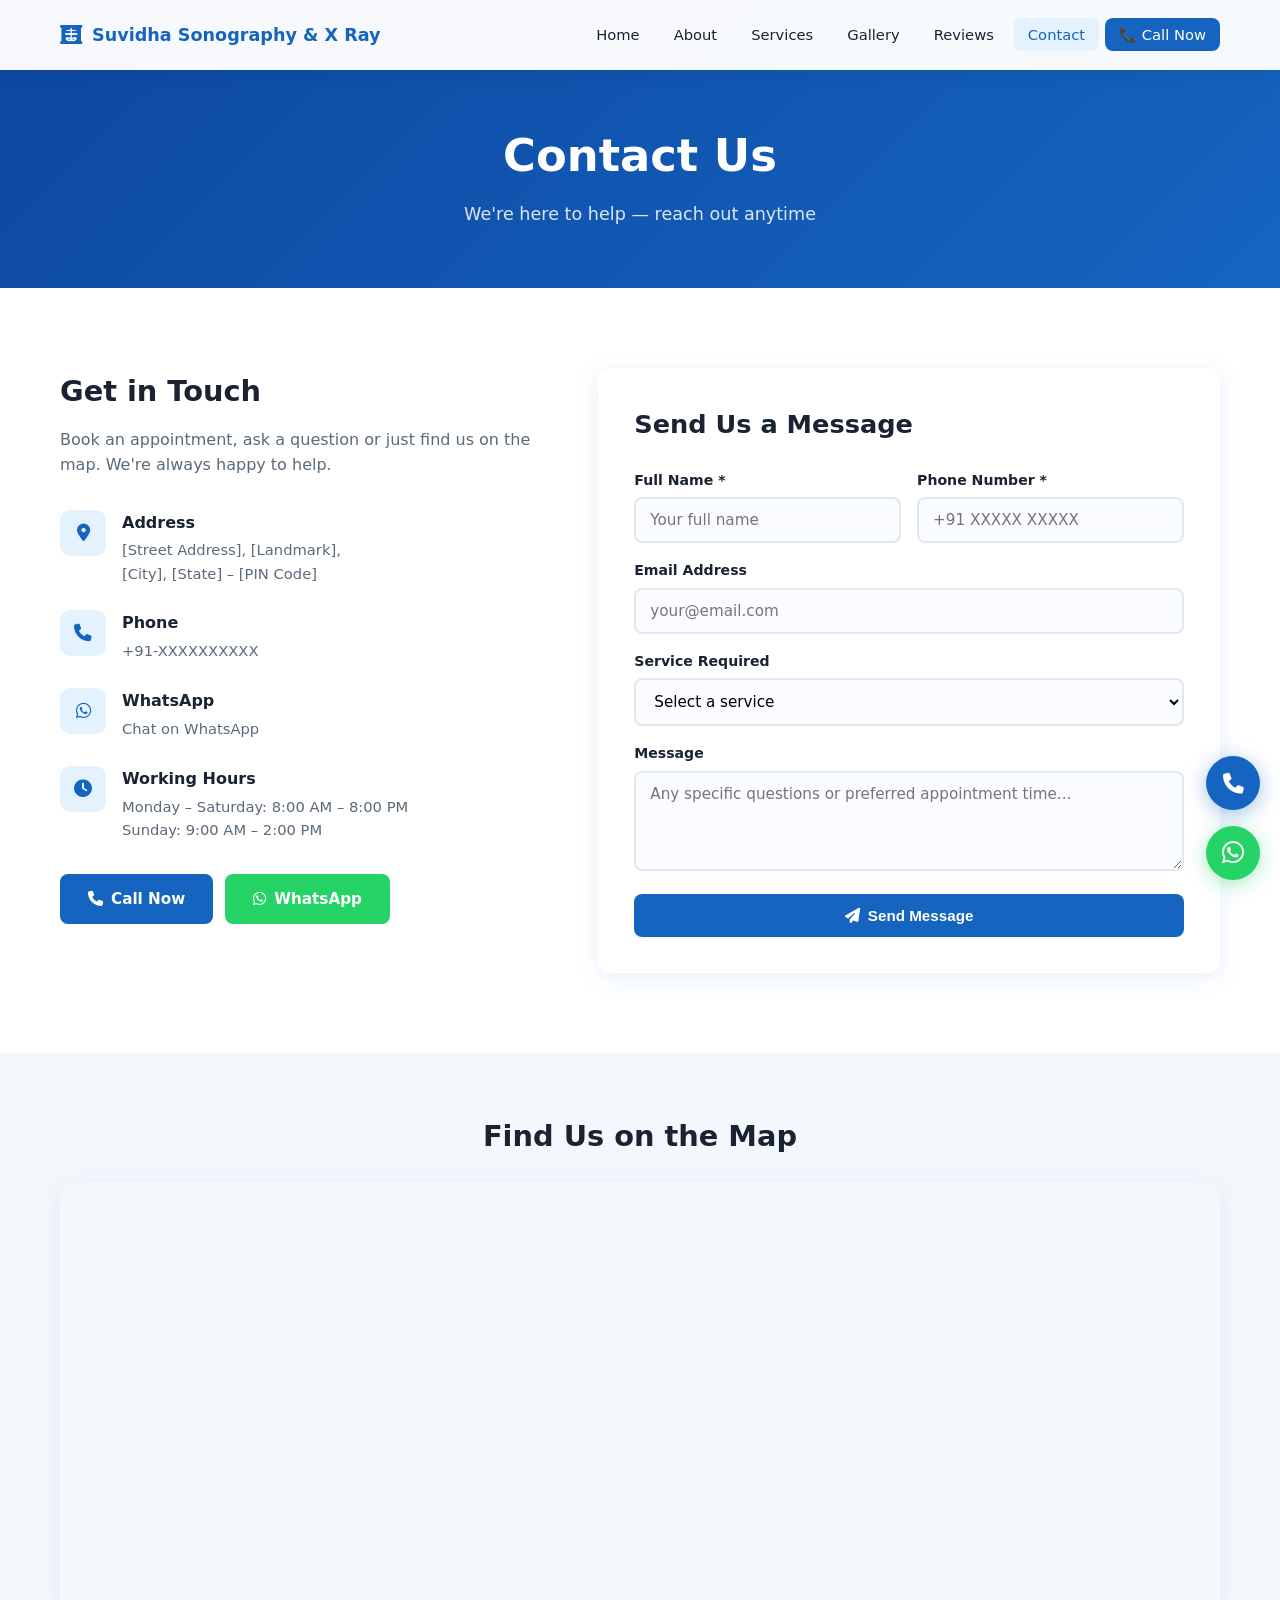
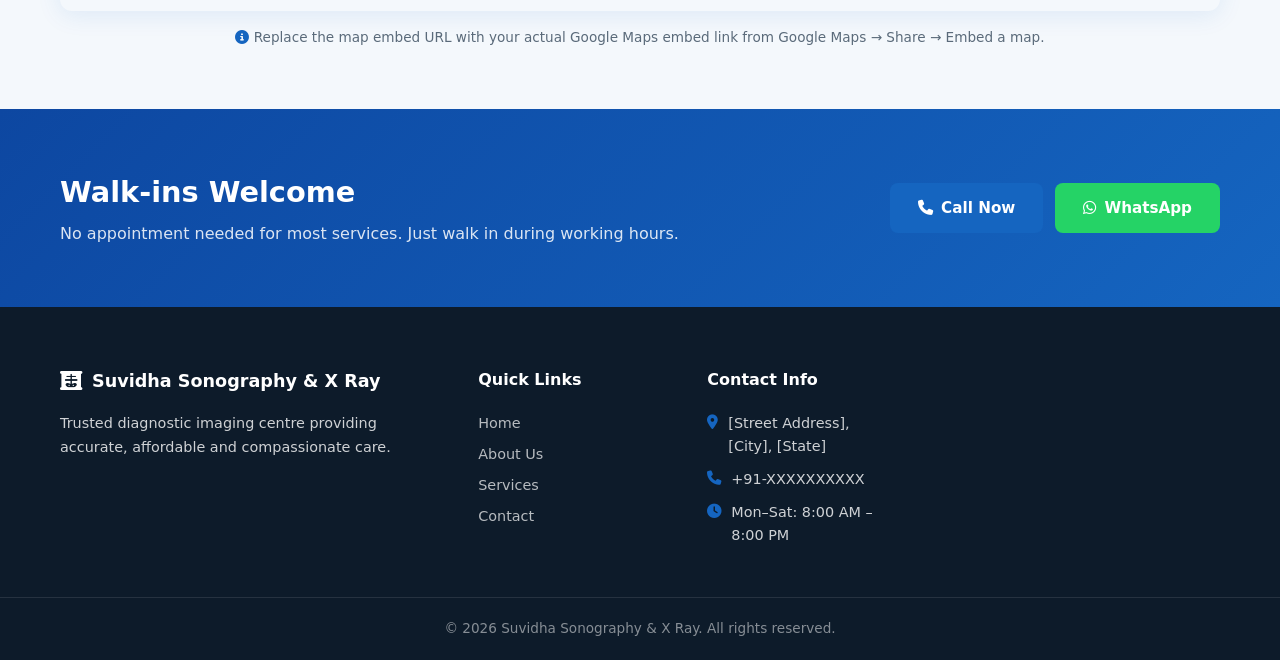
<file: contact.html>
<!DOCTYPE html>
<html lang="en">
<head>
  <meta charset="UTF-8" />
  <meta name="viewport" content="width=device-width, initial-scale=1.0" />
  <title>Contact Us | Suvidha Sonography & X Ray</title>
  <meta name="description" content="Contact Suvidha Sonography & X Ray for appointments, directions and enquiries. Call, WhatsApp or fill our contact form." />
  <link rel="stylesheet" href="css/style.css" />
  <link rel="stylesheet" href="https://cdnjs.cloudflare.com/ajax/libs/font-awesome/6.5.0/css/all.min.css" />
</head>
<body>

  <nav class="navbar" id="navbar">
    <div class="container nav-inner">
      <a href="index.html" class="logo"><i class="fas fa-x-ray"></i><span>Suvidha <strong>Sonography & X Ray</strong></span></a>
      <button class="nav-toggle" id="navToggle" aria-label="Toggle menu"><i class="fas fa-bars"></i></button>
      <ul class="nav-links" id="navLinks">
        <li><a href="index.html">Home</a></li>
        <li><a href="about.html">About</a></li>
        <li><a href="services.html">Services</a></li>
        <li><a href="gallery.html">Gallery</a></li>
        <li><a href="reviews.html">Reviews</a></li>
        <li><a href="contact.html" class="active">Contact</a></li>
        <li><a href="tel:+91XXXXXXXXXX" class="btn-nav">📞 Call Now</a></li>
      </ul>
    </div>
  </nav>

  <section class="page-hero">
    <div class="container">
      <h1>Contact Us</h1>
      <p>We're here to help — reach out anytime</p>
    </div>
  </section>

  <section class="section-pad">
    <div class="container contact-grid">

      <!-- CONTACT INFO -->
      <div class="contact-info">
        <h2>Get in Touch</h2>
        <p>Book an appointment, ask a question or just find us on the map. We're always happy to help.</p>

        <div class="contact-item">
          <div class="ci-icon"><i class="fas fa-map-marker-alt"></i></div>
          <div>
            <h4>Address</h4>
            <p>[Street Address], [Landmark],<br>[City], [State] – [PIN Code]</p>
          </div>
        </div>

        <div class="contact-item">
          <div class="ci-icon"><i class="fas fa-phone"></i></div>
          <div>
            <h4>Phone</h4>
            <a href="tel:+91XXXXXXXXXX">+91-XXXXXXXXXX</a>
          </div>
        </div>

        <div class="contact-item">
          <div class="ci-icon"><i class="fab fa-whatsapp"></i></div>
          <div>
            <h4>WhatsApp</h4>
            <a href="https://wa.me/91XXXXXXXXXX" target="_blank">Chat on WhatsApp</a>
          </div>
        </div>

        <div class="contact-item">
          <div class="ci-icon"><i class="fas fa-clock"></i></div>
          <div>
            <h4>Working Hours</h4>
            <p>Monday – Saturday: 8:00 AM – 8:00 PM<br>Sunday: 9:00 AM – 2:00 PM</p>
          </div>
        </div>

        <div class="contact-action-btns">
          <a href="tel:+91XXXXXXXXXX" class="btn btn-primary"><i class="fas fa-phone"></i> Call Now</a>
          <a href="https://wa.me/91XXXXXXXXXX" class="btn btn-whatsapp" target="_blank"><i class="fab fa-whatsapp"></i> WhatsApp</a>
        </div>
      </div>

      <!-- CONTACT FORM -->
      <div class="contact-form-wrap">
        <h2>Send Us a Message</h2>
        <form class="contact-form" id="contactForm" novalidate>
          <div class="form-row">
            <div class="form-group">
              <label for="name">Full Name *</label>
              <input type="text" id="name" name="name" placeholder="Your full name" required />
            </div>
            <div class="form-group">
              <label for="phone">Phone Number *</label>
              <input type="tel" id="phone" name="phone" placeholder="+91 XXXXX XXXXX" required />
            </div>
          </div>
          <div class="form-group">
            <label for="email">Email Address</label>
            <input type="email" id="email" name="email" placeholder="your@email.com" />
          </div>
          <div class="form-group">
            <label for="service">Service Required</label>
            <select id="service" name="service">
              <option value="">Select a service</option>
              <option>Obstetric Sonography</option>
              <option>Color Doppler</option>
              <option>Digital X-Ray</option>
              <option>Abdominal Sonography</option>
              <option>Gynaecological Sonography</option>
              <option>Musculoskeletal USG</option>
              <option>Thyroid Sonography</option>
              <option>Small Parts Sonography</option>
              <option>Other</option>
            </select>
          </div>
          <div class="form-group">
            <label for="message">Message</label>
            <textarea id="message" name="message" rows="4" placeholder="Any specific questions or preferred appointment time..."></textarea>
          </div>
          <button type="submit" class="btn btn-primary btn-full">
            <i class="fas fa-paper-plane"></i> Send Message
          </button>
          <div class="form-success" id="formSuccess" style="display:none;">
            <i class="fas fa-check-circle"></i> Thank you! We'll contact you shortly to confirm your appointment.
          </div>
        </form>
      </div>
    </div>
  </section>

  <!-- MAP -->
  <section class="map-section">
    <div class="container">
      <h2 class="map-title">Find Us on the Map</h2>
      <!-- Replace the src below with your actual Google Maps embed URL -->
      <div class="map-wrapper">
        <iframe
          src="https://www.google.com/maps/embed?pb=!1m18!1m12!1m3!1d3782.0!2d73.8567!3d18.5204!2m3!1f0!2f0!3f0!3m2!1i1024!2i768!4f13.1!3m3!1m2!1s0x0%3A0x0!2zMTjCsDMxJzEzLjQiTiA3M8KwNTEnMjQuMSJF!5e0!3m2!1sen!2sin!4v1234567890"
          width="100%"
          height="420"
          style="border:0;"
          allowfullscreen=""
          loading="lazy"
          referrerpolicy="no-referrer-when-downgrade"
          title="Suvidha Sonography & X Ray Location">
        </iframe>
      </div>
      <p class="map-note"><i class="fas fa-info-circle"></i> Replace the map embed URL with your actual Google Maps embed link from Google Maps → Share → Embed a map.</p>
    </div>
  </section>

  <section class="cta-section">
    <div class="container cta-inner">
      <div>
        <h2>Walk-ins Welcome</h2>
        <p>No appointment needed for most services. Just walk in during working hours.</p>
      </div>
      <div class="cta-btns">
        <a href="tel:+91XXXXXXXXXX" class="btn btn-primary"><i class="fas fa-phone"></i> Call Now</a>
        <a href="https://wa.me/91XXXXXXXXXX" class="btn btn-whatsapp" target="_blank"><i class="fab fa-whatsapp"></i> WhatsApp</a>
      </div>
    </div>
  </section>

  <footer class="footer">
    <div class="container footer-grid">
      <div class="footer-brand">
        <a href="index.html" class="logo"><i class="fas fa-x-ray"></i> Suvidha Sonography & X Ray</a>
        <p>Trusted diagnostic imaging centre providing accurate, affordable and compassionate care.</p>
      </div>
      <div class="footer-links">
        <h4>Quick Links</h4>
        <ul>
          <li><a href="index.html">Home</a></li>
          <li><a href="about.html">About Us</a></li>
          <li><a href="services.html">Services</a></li>
          <li><a href="contact.html">Contact</a></li>
        </ul>
      </div>
      <div class="footer-contact">
        <h4>Contact Info</h4>
        <p><i class="fas fa-map-marker-alt"></i> [Street Address], [City], [State]</p>
        <p><i class="fas fa-phone"></i> <a href="tel:+91XXXXXXXXXX">+91-XXXXXXXXXX</a></p>
        <p><i class="fas fa-clock"></i> Mon–Sat: 8:00 AM – 8:00 PM</p>
      </div>
    </div>
    <div class="footer-bottom"><p>© 2026 Suvidha Sonography & X Ray. All rights reserved.</p></div>
  </footer>

  <a href="tel:+91XXXXXXXXXX" class="sticky-call" aria-label="Call Now"><i class="fas fa-phone"></i></a>
  <a href="https://wa.me/91XXXXXXXXXX" class="whatsapp-float" target="_blank" aria-label="WhatsApp"><i class="fab fa-whatsapp"></i></a>
  <script src="js/main.js"></script>
</body>
</html>
</file>
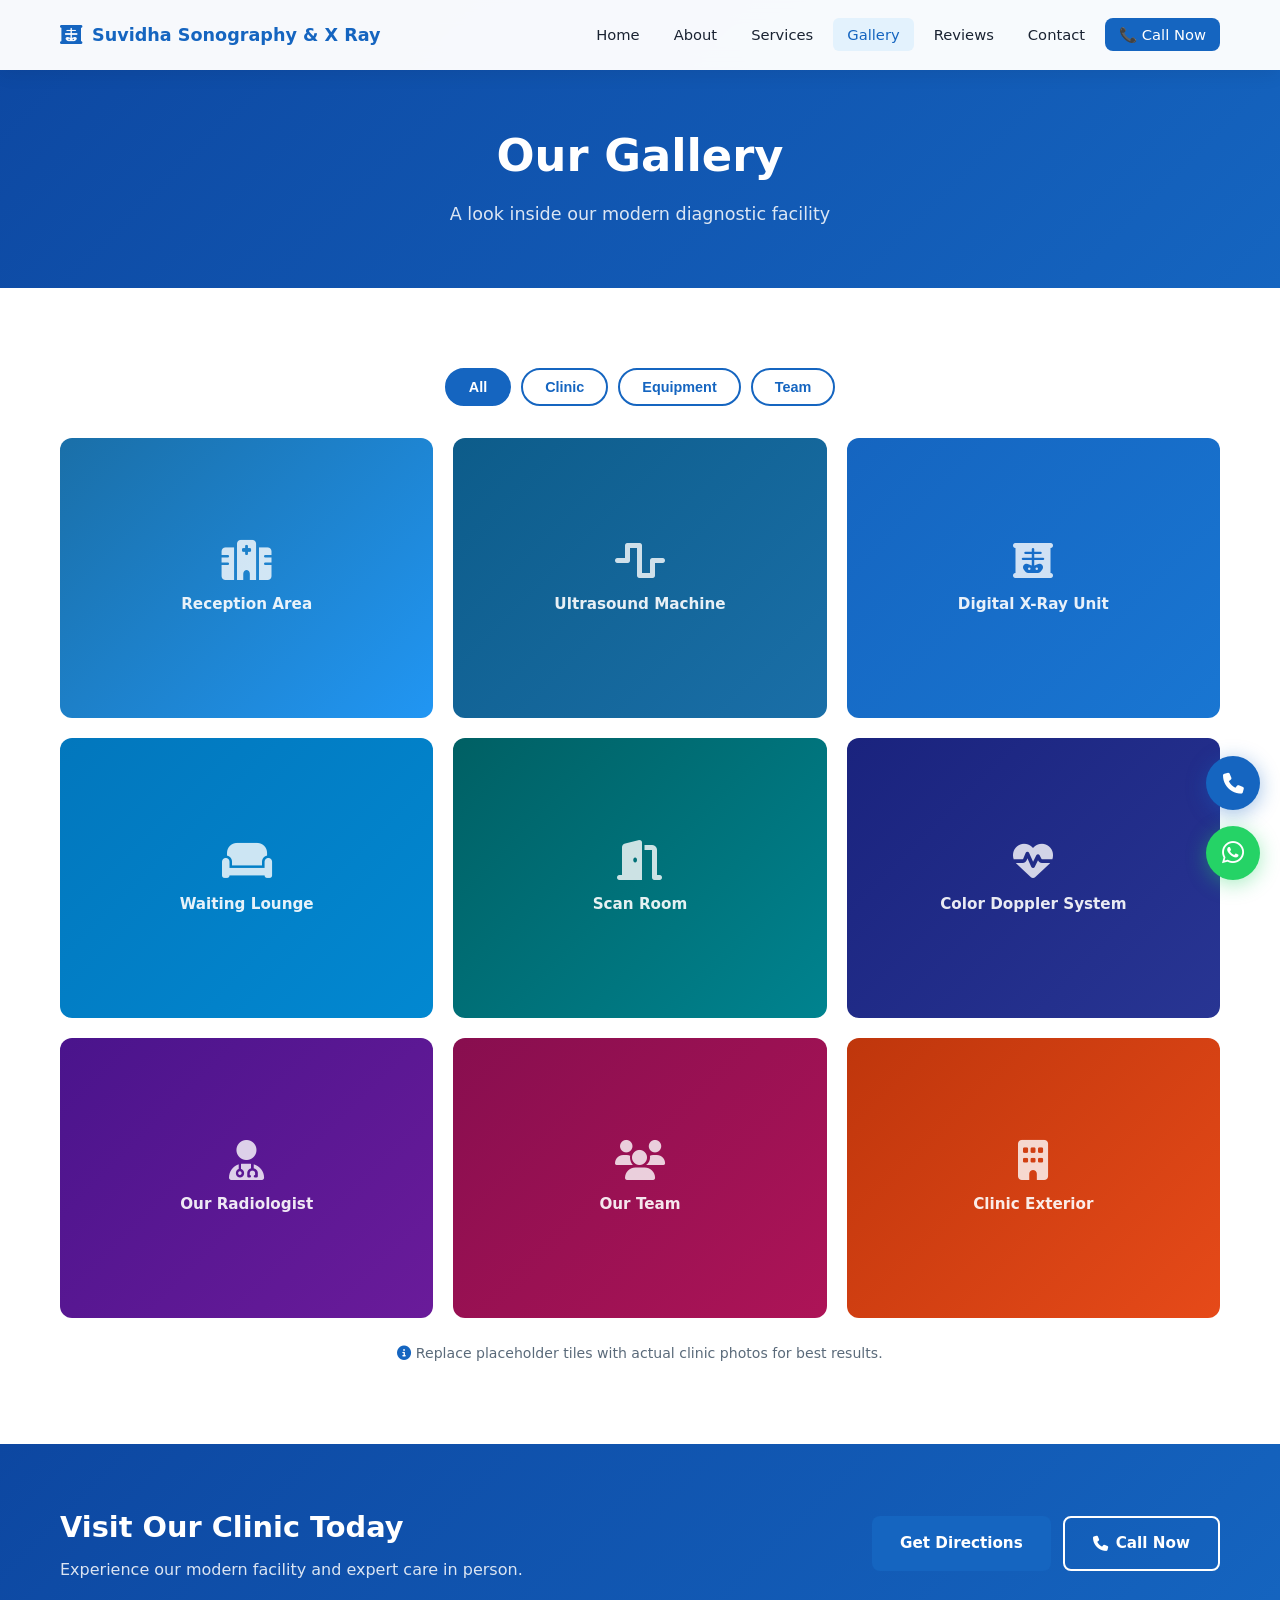
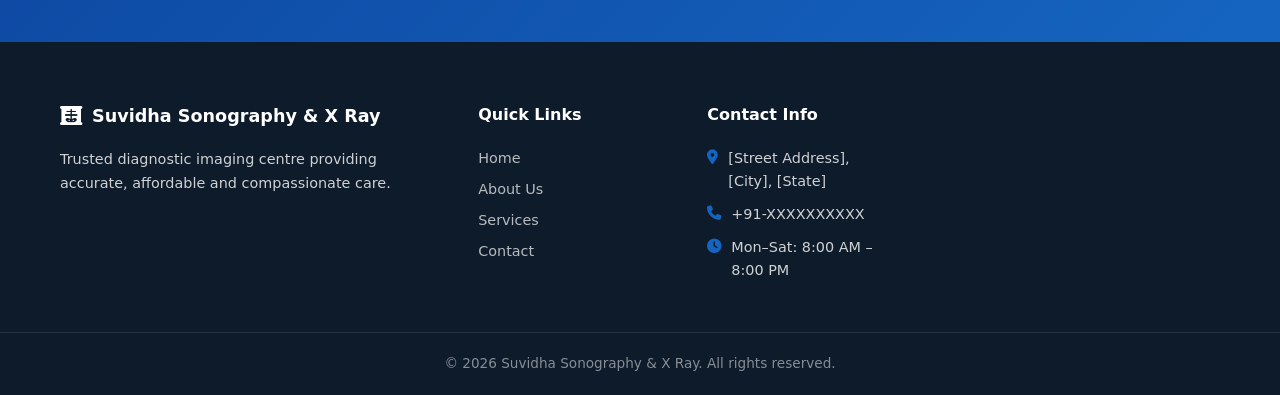
<file: gallery.html>
<!DOCTYPE html>
<html lang="en">
<head>
  <meta charset="UTF-8" />
  <meta name="viewport" content="width=device-width, initial-scale=1.0" />
  <title>Gallery | Suvidha Sonography & X Ray</title>
  <meta name="description" content="View our clinic facility, equipment and diagnostic imaging gallery at Suvidha Sonography & X Ray." />
  <link rel="stylesheet" href="css/style.css" />
  <link rel="stylesheet" href="https://cdnjs.cloudflare.com/ajax/libs/font-awesome/6.5.0/css/all.min.css" />
</head>
<body>

  <nav class="navbar" id="navbar">
    <div class="container nav-inner">
      <a href="index.html" class="logo"><i class="fas fa-x-ray"></i><span>Suvidha <strong>Sonography & X Ray</strong></span></a>
      <button class="nav-toggle" id="navToggle" aria-label="Toggle menu"><i class="fas fa-bars"></i></button>
      <ul class="nav-links" id="navLinks">
        <li><a href="index.html">Home</a></li>
        <li><a href="about.html">About</a></li>
        <li><a href="services.html">Services</a></li>
        <li><a href="gallery.html" class="active">Gallery</a></li>
        <li><a href="reviews.html">Reviews</a></li>
        <li><a href="contact.html">Contact</a></li>
        <li><a href="tel:+91XXXXXXXXXX" class="btn-nav">📞 Call Now</a></li>
      </ul>
    </div>
  </nav>

  <section class="page-hero">
    <div class="container">
      <h1>Our Gallery</h1>
      <p>A look inside our modern diagnostic facility</p>
    </div>
  </section>

  <section class="section-pad">
    <div class="container">
      <!-- Filter Tabs -->
      <div class="gallery-filters">
        <button class="filter-btn active" data-filter="all">All</button>
        <button class="filter-btn" data-filter="clinic">Clinic</button>
        <button class="filter-btn" data-filter="equipment">Equipment</button>
        <button class="filter-btn" data-filter="team">Team</button>
      </div>

      <!-- Gallery Grid -->
      <div class="gallery-grid" id="galleryGrid">

        <div class="gallery-item" data-cat="clinic">
          <div class="gallery-placeholder" style="background: linear-gradient(135deg,#1a6fa8,#2196f3);">
            <i class="fas fa-hospital"></i>
            <span>Reception Area</span>
          </div>
        </div>

        <div class="gallery-item" data-cat="equipment">
          <div class="gallery-placeholder" style="background: linear-gradient(135deg,#0d5c8a,#1a6fa8);">
            <i class="fas fa-wave-square"></i>
            <span>Ultrasound Machine</span>
          </div>
        </div>

        <div class="gallery-item" data-cat="equipment">
          <div class="gallery-placeholder" style="background: linear-gradient(135deg,#1565c0,#1976d2);">
            <i class="fas fa-x-ray"></i>
            <span>Digital X-Ray Unit</span>
          </div>
        </div>

        <div class="gallery-item" data-cat="clinic">
          <div class="gallery-placeholder" style="background: linear-gradient(135deg,#0277bd,#0288d1);">
            <i class="fas fa-couch"></i>
            <span>Waiting Lounge</span>
          </div>
        </div>

        <div class="gallery-item" data-cat="clinic">
          <div class="gallery-placeholder" style="background: linear-gradient(135deg,#006064,#00838f);">
            <i class="fas fa-door-open"></i>
            <span>Scan Room</span>
          </div>
        </div>

        <div class="gallery-item" data-cat="equipment">
          <div class="gallery-placeholder" style="background: linear-gradient(135deg,#1a237e,#283593);">
            <i class="fas fa-heartbeat"></i>
            <span>Color Doppler System</span>
          </div>
        </div>

        <div class="gallery-item" data-cat="team">
          <div class="gallery-placeholder" style="background: linear-gradient(135deg,#4a148c,#6a1b9a);">
            <i class="fas fa-user-md"></i>
            <span>Our Radiologist</span>
          </div>
        </div>

        <div class="gallery-item" data-cat="team">
          <div class="gallery-placeholder" style="background: linear-gradient(135deg,#880e4f,#ad1457);">
            <i class="fas fa-users"></i>
            <span>Our Team</span>
          </div>
        </div>

        <div class="gallery-item" data-cat="clinic">
          <div class="gallery-placeholder" style="background: linear-gradient(135deg,#bf360c,#e64a19);">
            <i class="fas fa-building"></i>
            <span>Clinic Exterior</span>
          </div>
        </div>

      </div>

      <p class="gallery-note"><i class="fas fa-info-circle"></i> Replace placeholder tiles with actual clinic photos for best results.</p>
    </div>
  </section>

  <section class="cta-section">
    <div class="container cta-inner">
      <div>
        <h2>Visit Our Clinic Today</h2>
        <p>Experience our modern facility and expert care in person.</p>
      </div>
      <div class="cta-btns">
        <a href="contact.html" class="btn btn-primary">Get Directions</a>
        <a href="tel:+91XXXXXXXXXX" class="btn btn-outline-white"><i class="fas fa-phone"></i> Call Now</a>
      </div>
    </div>
  </section>

  <footer class="footer">
    <div class="container footer-grid">
      <div class="footer-brand">
        <a href="index.html" class="logo"><i class="fas fa-x-ray"></i> Suvidha Sonography & X Ray</a>
        <p>Trusted diagnostic imaging centre providing accurate, affordable and compassionate care.</p>
      </div>
      <div class="footer-links">
        <h4>Quick Links</h4>
        <ul>
          <li><a href="index.html">Home</a></li>
          <li><a href="about.html">About Us</a></li>
          <li><a href="services.html">Services</a></li>
          <li><a href="contact.html">Contact</a></li>
        </ul>
      </div>
      <div class="footer-contact">
        <h4>Contact Info</h4>
        <p><i class="fas fa-map-marker-alt"></i> [Street Address], [City], [State]</p>
        <p><i class="fas fa-phone"></i> <a href="tel:+91XXXXXXXXXX">+91-XXXXXXXXXX</a></p>
        <p><i class="fas fa-clock"></i> Mon–Sat: 8:00 AM – 8:00 PM</p>
      </div>
    </div>
    <div class="footer-bottom"><p>© 2026 Suvidha Sonography & X Ray. All rights reserved.</p></div>
  </footer>

  <a href="tel:+91XXXXXXXXXX" class="sticky-call" aria-label="Call Now"><i class="fas fa-phone"></i></a>
  <a href="https://wa.me/91XXXXXXXXXX" class="whatsapp-float" target="_blank" aria-label="WhatsApp"><i class="fab fa-whatsapp"></i></a>
  <script src="js/main.js"></script>
</body>
</html>
</file>
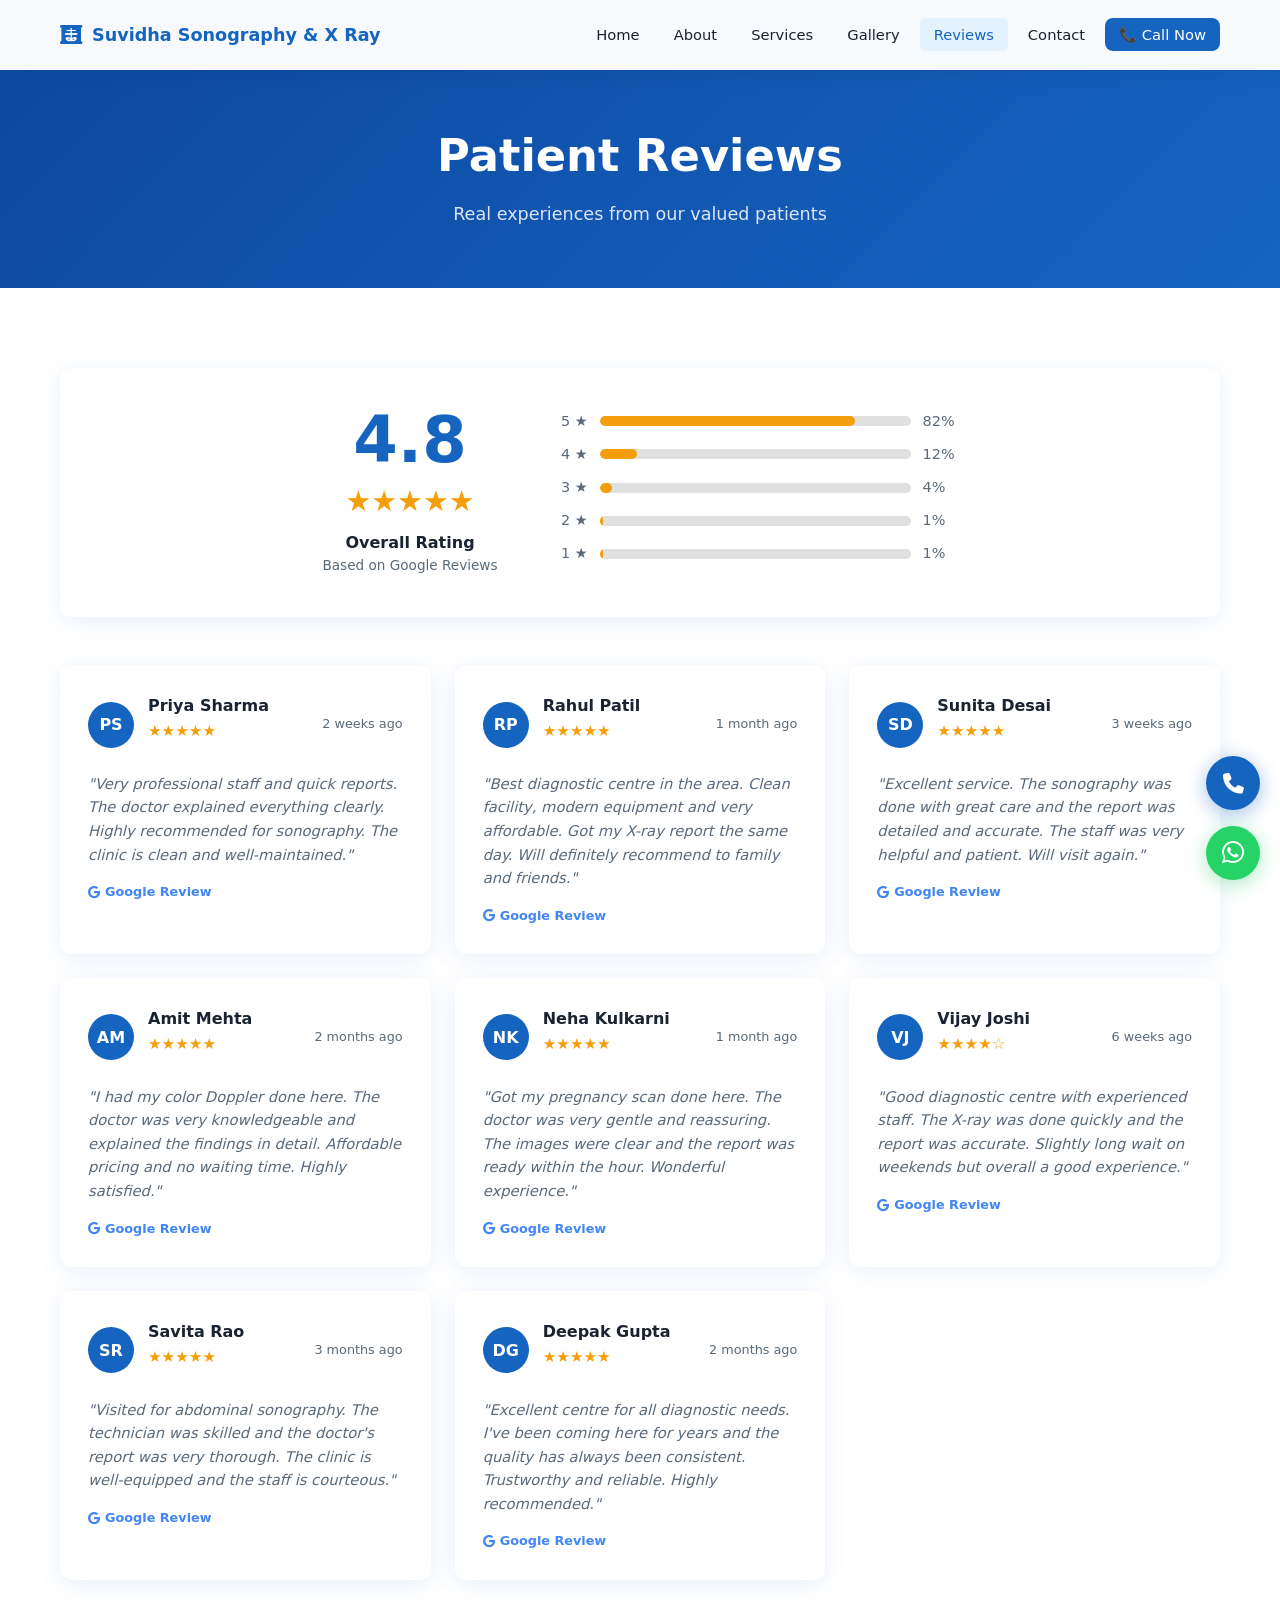
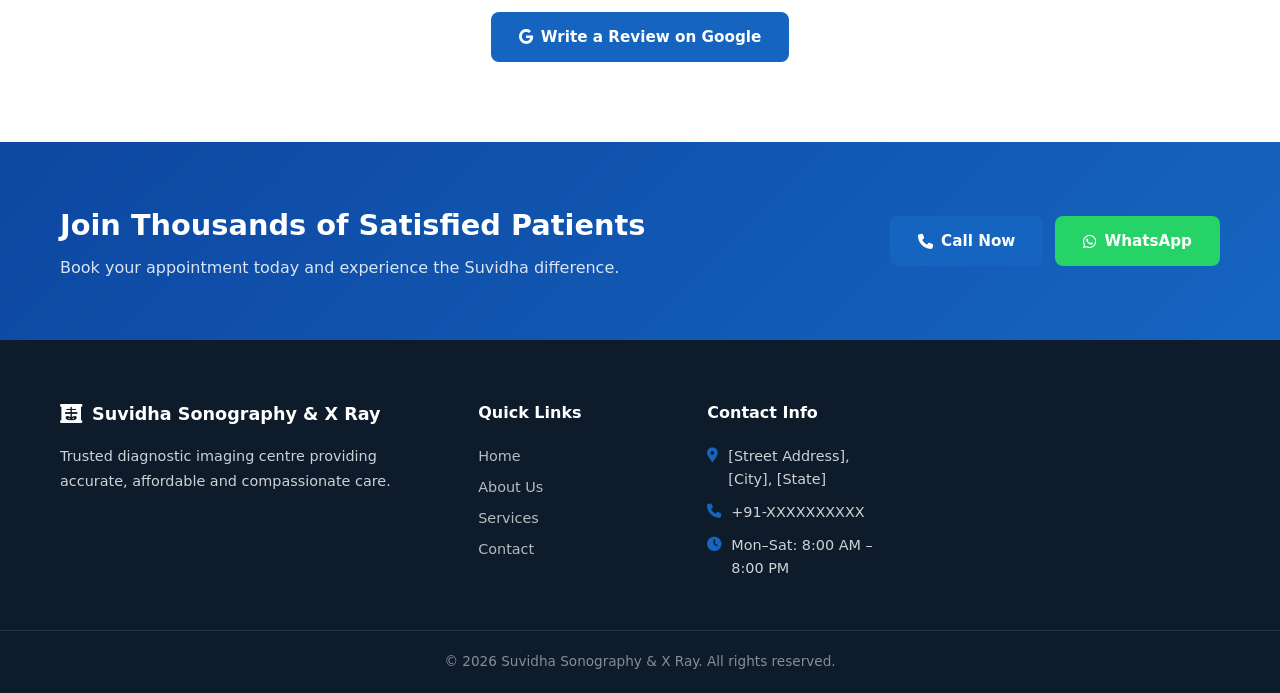
<file: reviews.html>
<!DOCTYPE html>
<html lang="en">
<head>
  <meta charset="UTF-8" />
  <meta name="viewport" content="width=device-width, initial-scale=1.0" />
  <title>Patient Reviews | Suvidha Sonography & X Ray</title>
  <meta name="description" content="Read what patients say about Suvidha Sonography & X Ray. Trusted by thousands for accurate diagnostic imaging and compassionate care." />
  <link rel="stylesheet" href="css/style.css" />
  <link rel="stylesheet" href="https://cdnjs.cloudflare.com/ajax/libs/font-awesome/6.5.0/css/all.min.css" />
</head>
<body>

  <nav class="navbar" id="navbar">
    <div class="container nav-inner">
      <a href="index.html" class="logo"><i class="fas fa-x-ray"></i><span>Suvidha <strong>Sonography & X Ray</strong></span></a>
      <button class="nav-toggle" id="navToggle" aria-label="Toggle menu"><i class="fas fa-bars"></i></button>
      <ul class="nav-links" id="navLinks">
        <li><a href="index.html">Home</a></li>
        <li><a href="about.html">About</a></li>
        <li><a href="services.html">Services</a></li>
        <li><a href="gallery.html">Gallery</a></li>
        <li><a href="reviews.html" class="active">Reviews</a></li>
        <li><a href="contact.html">Contact</a></li>
        <li><a href="tel:+91XXXXXXXXXX" class="btn-nav">📞 Call Now</a></li>
      </ul>
    </div>
  </nav>

  <section class="page-hero">
    <div class="container">
      <h1>Patient Reviews</h1>
      <p>Real experiences from our valued patients</p>
    </div>
  </section>

  <!-- RATING SUMMARY -->
  <section class="section-pad">
    <div class="container">
      <div class="rating-summary">
        <div class="rating-big">
          <span class="rating-number">4.8</span>
          <div class="rating-stars-big">★★★★★</div>
          <span class="rating-label">Overall Rating</span>
          <span class="rating-source">Based on Google Reviews</span>
        </div>
        <div class="rating-bars">
          <div class="rbar"><span>5 ★</span><div class="bar-track"><div class="bar-fill" style="width:82%"></div></div><span>82%</span></div>
          <div class="rbar"><span>4 ★</span><div class="bar-track"><div class="bar-fill" style="width:12%"></div></div><span>12%</span></div>
          <div class="rbar"><span>3 ★</span><div class="bar-track"><div class="bar-fill" style="width:4%"></div></div><span>4%</span></div>
          <div class="rbar"><span>2 ★</span><div class="bar-track"><div class="bar-fill" style="width:1%"></div></div><span>1%</span></div>
          <div class="rbar"><span>1 ★</span><div class="bar-track"><div class="bar-fill" style="width:1%"></div></div><span>1%</span></div>
        </div>
      </div>

      <!-- REVIEWS GRID -->
      <div class="reviews-full-grid">

        <div class="review-full-card">
          <div class="review-header">
            <div class="reviewer-avatar">PS</div>
            <div>
              <strong>Priya Sharma</strong>
              <div class="review-stars">★★★★★</div>
            </div>
            <span class="review-date">2 weeks ago</span>
          </div>
          <p>"Very professional staff and quick reports. The doctor explained everything clearly. Highly recommended for sonography. The clinic is clean and well-maintained."</p>
          <span class="review-badge"><i class="fab fa-google"></i> Google Review</span>
        </div>

        <div class="review-full-card">
          <div class="review-header">
            <div class="reviewer-avatar">RP</div>
            <div>
              <strong>Rahul Patil</strong>
              <div class="review-stars">★★★★★</div>
            </div>
            <span class="review-date">1 month ago</span>
          </div>
          <p>"Best diagnostic centre in the area. Clean facility, modern equipment and very affordable. Got my X-ray report the same day. Will definitely recommend to family and friends."</p>
          <span class="review-badge"><i class="fab fa-google"></i> Google Review</span>
        </div>

        <div class="review-full-card">
          <div class="review-header">
            <div class="reviewer-avatar">SD</div>
            <div>
              <strong>Sunita Desai</strong>
              <div class="review-stars">★★★★★</div>
            </div>
            <span class="review-date">3 weeks ago</span>
          </div>
          <p>"Excellent service. The sonography was done with great care and the report was detailed and accurate. The staff was very helpful and patient. Will visit again."</p>
          <span class="review-badge"><i class="fab fa-google"></i> Google Review</span>
        </div>

        <div class="review-full-card">
          <div class="review-header">
            <div class="reviewer-avatar">AM</div>
            <div>
              <strong>Amit Mehta</strong>
              <div class="review-stars">★★★★★</div>
            </div>
            <span class="review-date">2 months ago</span>
          </div>
          <p>"I had my color Doppler done here. The doctor was very knowledgeable and explained the findings in detail. Affordable pricing and no waiting time. Highly satisfied."</p>
          <span class="review-badge"><i class="fab fa-google"></i> Google Review</span>
        </div>

        <div class="review-full-card">
          <div class="review-header">
            <div class="reviewer-avatar">NK</div>
            <div>
              <strong>Neha Kulkarni</strong>
              <div class="review-stars">★★★★★</div>
            </div>
            <span class="review-date">1 month ago</span>
          </div>
          <p>"Got my pregnancy scan done here. The doctor was very gentle and reassuring. The images were clear and the report was ready within the hour. Wonderful experience."</p>
          <span class="review-badge"><i class="fab fa-google"></i> Google Review</span>
        </div>

        <div class="review-full-card">
          <div class="review-header">
            <div class="reviewer-avatar">VJ</div>
            <div>
              <strong>Vijay Joshi</strong>
              <div class="review-stars">★★★★☆</div>
            </div>
            <span class="review-date">6 weeks ago</span>
          </div>
          <p>"Good diagnostic centre with experienced staff. The X-ray was done quickly and the report was accurate. Slightly long wait on weekends but overall a good experience."</p>
          <span class="review-badge"><i class="fab fa-google"></i> Google Review</span>
        </div>

        <div class="review-full-card">
          <div class="review-header">
            <div class="reviewer-avatar">SR</div>
            <div>
              <strong>Savita Rao</strong>
              <div class="review-stars">★★★★★</div>
            </div>
            <span class="review-date">3 months ago</span>
          </div>
          <p>"Visited for abdominal sonography. The technician was skilled and the doctor's report was very thorough. The clinic is well-equipped and the staff is courteous."</p>
          <span class="review-badge"><i class="fab fa-google"></i> Google Review</span>
        </div>

        <div class="review-full-card">
          <div class="review-header">
            <div class="reviewer-avatar">DG</div>
            <div>
              <strong>Deepak Gupta</strong>
              <div class="review-stars">★★★★★</div>
            </div>
            <span class="review-date">2 months ago</span>
          </div>
          <p>"Excellent centre for all diagnostic needs. I've been coming here for years and the quality has always been consistent. Trustworthy and reliable. Highly recommended."</p>
          <span class="review-badge"><i class="fab fa-google"></i> Google Review</span>
        </div>

      </div>

      <div class="center-btn" style="margin-top:2rem;">
        <a href="https://g.page/r/XXXXXXXXXX/review" target="_blank" class="btn btn-primary"><i class="fab fa-google"></i> Write a Review on Google</a>
      </div>
    </div>
  </section>

  <section class="cta-section">
    <div class="container cta-inner">
      <div>
        <h2>Join Thousands of Satisfied Patients</h2>
        <p>Book your appointment today and experience the Suvidha difference.</p>
      </div>
      <div class="cta-btns">
        <a href="tel:+91XXXXXXXXXX" class="btn btn-primary"><i class="fas fa-phone"></i> Call Now</a>
        <a href="https://wa.me/91XXXXXXXXXX" class="btn btn-whatsapp" target="_blank"><i class="fab fa-whatsapp"></i> WhatsApp</a>
      </div>
    </div>
  </section>

  <footer class="footer">
    <div class="container footer-grid">
      <div class="footer-brand">
        <a href="index.html" class="logo"><i class="fas fa-x-ray"></i> Suvidha Sonography & X Ray</a>
        <p>Trusted diagnostic imaging centre providing accurate, affordable and compassionate care.</p>
      </div>
      <div class="footer-links">
        <h4>Quick Links</h4>
        <ul>
          <li><a href="index.html">Home</a></li>
          <li><a href="about.html">About Us</a></li>
          <li><a href="services.html">Services</a></li>
          <li><a href="contact.html">Contact</a></li>
        </ul>
      </div>
      <div class="footer-contact">
        <h4>Contact Info</h4>
        <p><i class="fas fa-map-marker-alt"></i> [Street Address], [City], [State]</p>
        <p><i class="fas fa-phone"></i> <a href="tel:+91XXXXXXXXXX">+91-XXXXXXXXXX</a></p>
        <p><i class="fas fa-clock"></i> Mon–Sat: 8:00 AM – 8:00 PM</p>
      </div>
    </div>
    <div class="footer-bottom"><p>© 2026 Suvidha Sonography & X Ray. All rights reserved.</p></div>
  </footer>

  <a href="tel:+91XXXXXXXXXX" class="sticky-call" aria-label="Call Now"><i class="fas fa-phone"></i></a>
  <a href="https://wa.me/91XXXXXXXXXX" class="whatsapp-float" target="_blank" aria-label="WhatsApp"><i class="fab fa-whatsapp"></i></a>
  <script src="js/main.js"></script>
</body>
</html>
</file>
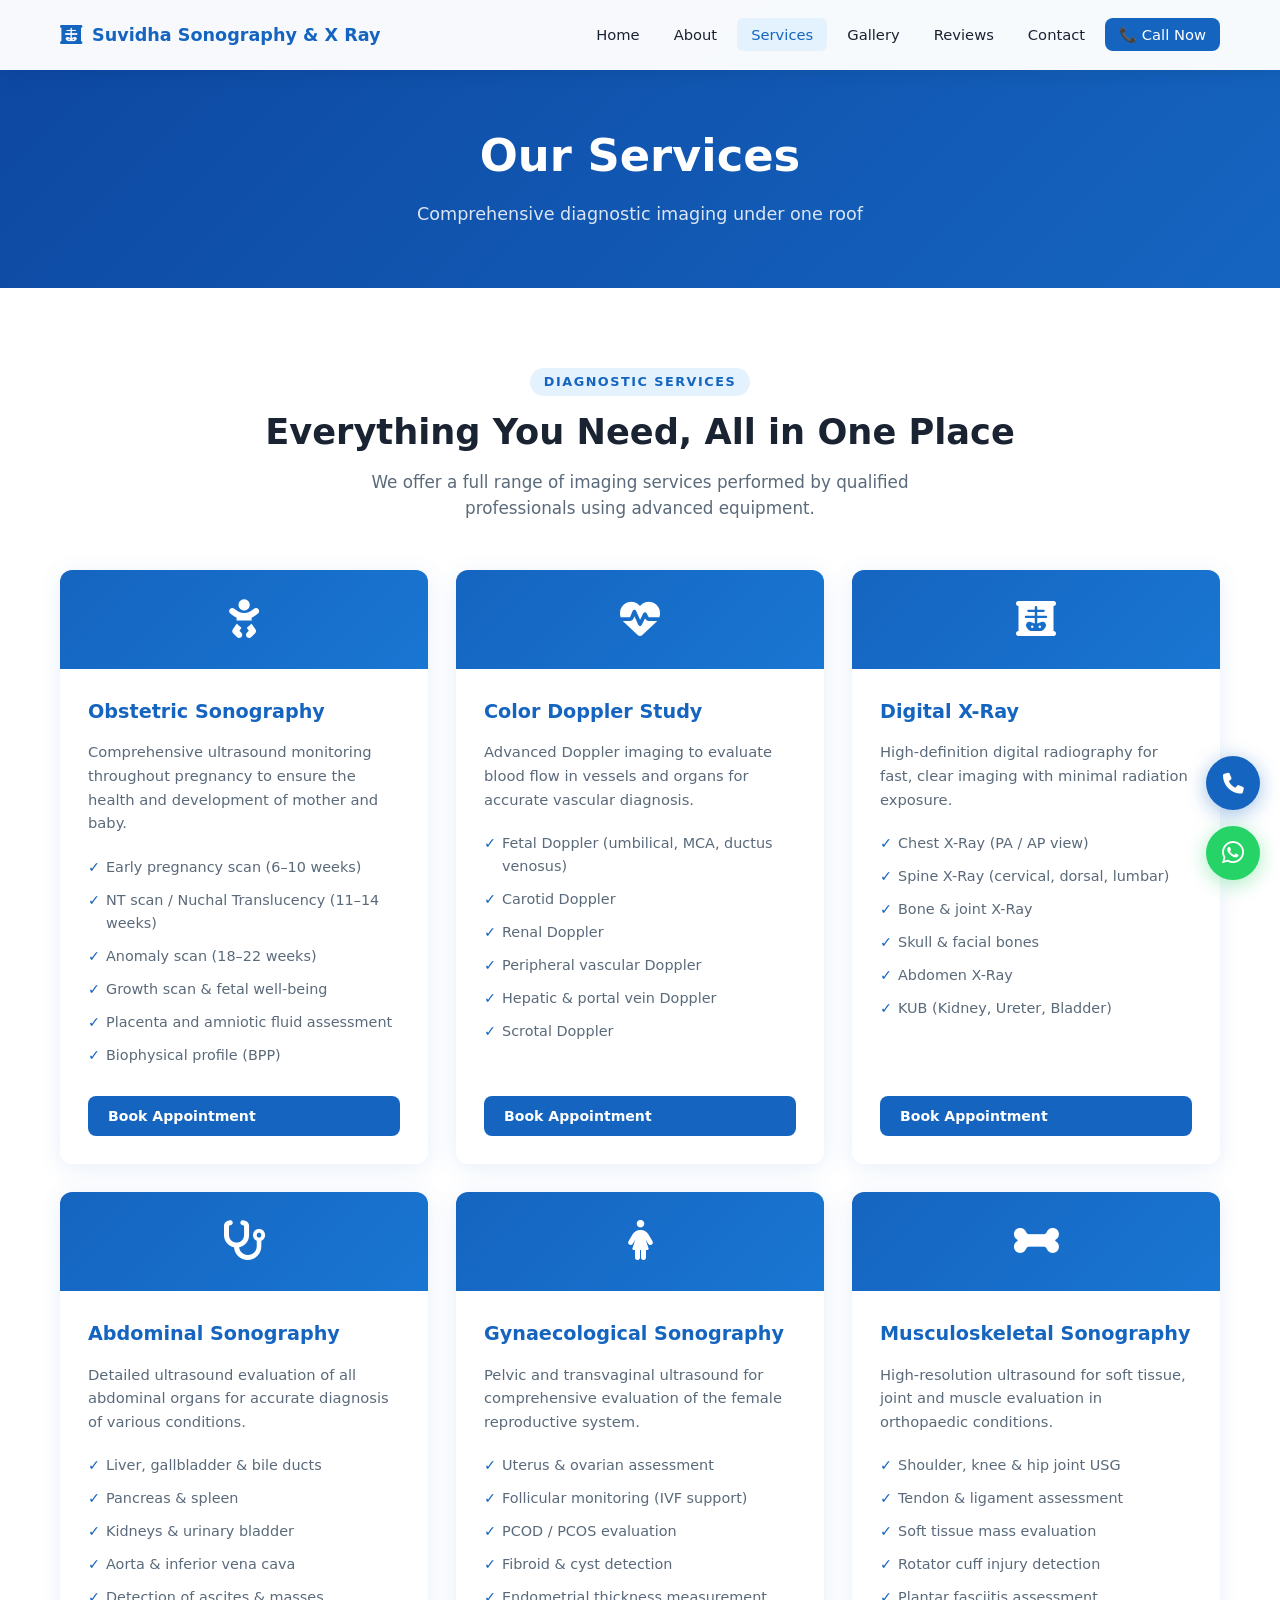
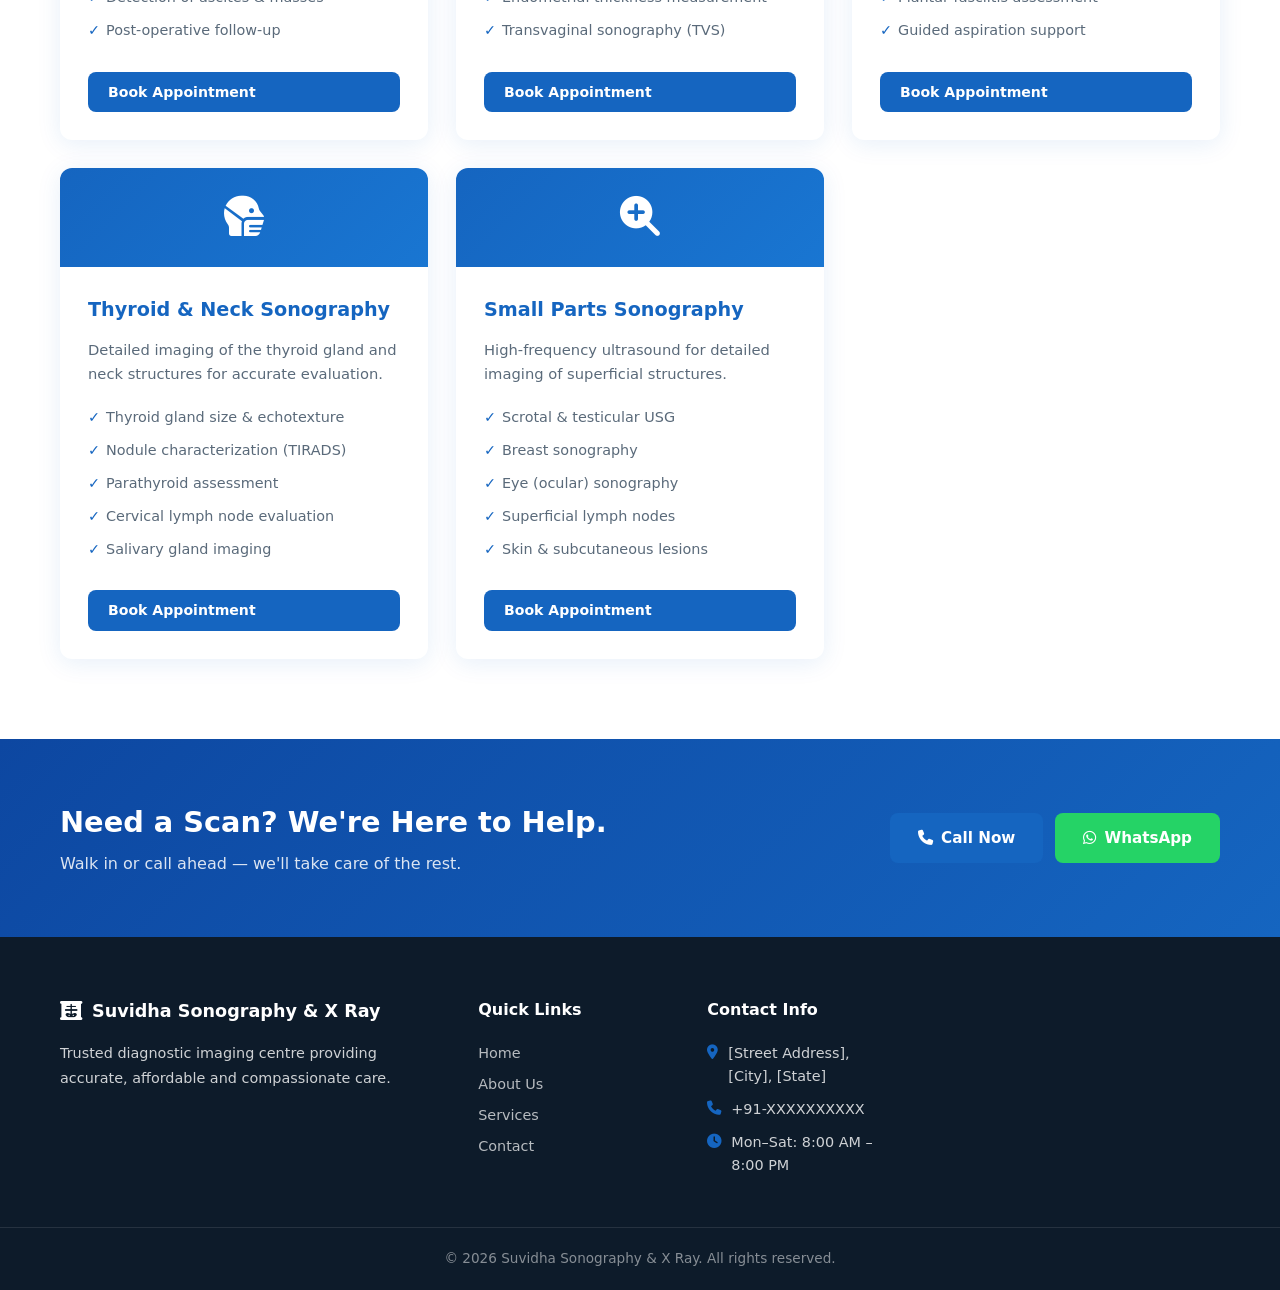
<file: services.html>
<!DOCTYPE html>
<html lang="en">
<head>
  <meta charset="UTF-8" />
  <meta name="viewport" content="width=device-width, initial-scale=1.0" />
  <title>Services | Suvidha Sonography & X Ray</title>
  <meta name="description" content="Explore all diagnostic services at Suvidha Sonography & X Ray – Obstetric Sonography, Color Doppler, Digital X-Ray, Abdominal USG, Gynaec Sonography and more." />
  <link rel="stylesheet" href="css/style.css" />
  <link rel="stylesheet" href="https://cdnjs.cloudflare.com/ajax/libs/font-awesome/6.5.0/css/all.min.css" />
</head>
<body>

  <nav class="navbar" id="navbar">
    <div class="container nav-inner">
      <a href="index.html" class="logo"><i class="fas fa-x-ray"></i><span>Suvidha <strong>Sonography & X Ray</strong></span></a>
      <button class="nav-toggle" id="navToggle" aria-label="Toggle menu"><i class="fas fa-bars"></i></button>
      <ul class="nav-links" id="navLinks">
        <li><a href="index.html">Home</a></li>
        <li><a href="about.html">About</a></li>
        <li><a href="services.html" class="active">Services</a></li>
        <li><a href="gallery.html">Gallery</a></li>
        <li><a href="reviews.html">Reviews</a></li>
        <li><a href="contact.html">Contact</a></li>
        <li><a href="tel:+91XXXXXXXXXX" class="btn-nav">📞 Call Now</a></li>
      </ul>
    </div>
  </nav>

  <section class="page-hero">
    <div class="container">
      <h1>Our Services</h1>
      <p>Comprehensive diagnostic imaging under one roof</p>
    </div>
  </section>

  <section class="section-pad">
    <div class="container">
      <div class="section-header">
        <span class="section-tag">Diagnostic Services</span>
        <h2>Everything You Need, All in One Place</h2>
        <p>We offer a full range of imaging services performed by qualified professionals using advanced equipment.</p>
      </div>

      <div class="services-detail-grid">

        <div class="service-detail-card" id="obstetric">
          <div class="sdc-icon"><i class="fas fa-baby"></i></div>
          <div class="sdc-body">
            <h3>Obstetric Sonography</h3>
            <p>Comprehensive ultrasound monitoring throughout pregnancy to ensure the health and development of mother and baby.</p>
            <ul>
              <li>Early pregnancy scan (6–10 weeks)</li>
              <li>NT scan / Nuchal Translucency (11–14 weeks)</li>
              <li>Anomaly scan (18–22 weeks)</li>
              <li>Growth scan & fetal well-being</li>
              <li>Placenta and amniotic fluid assessment</li>
              <li>Biophysical profile (BPP)</li>
            </ul>
            <a href="contact.html" class="btn btn-primary btn-sm">Book Appointment</a>
          </div>
        </div>

        <div class="service-detail-card" id="doppler">
          <div class="sdc-icon"><i class="fas fa-heartbeat"></i></div>
          <div class="sdc-body">
            <h3>Color Doppler Study</h3>
            <p>Advanced Doppler imaging to evaluate blood flow in vessels and organs for accurate vascular diagnosis.</p>
            <ul>
              <li>Fetal Doppler (umbilical, MCA, ductus venosus)</li>
              <li>Carotid Doppler</li>
              <li>Renal Doppler</li>
              <li>Peripheral vascular Doppler</li>
              <li>Hepatic & portal vein Doppler</li>
              <li>Scrotal Doppler</li>
            </ul>
            <a href="contact.html" class="btn btn-primary btn-sm">Book Appointment</a>
          </div>
        </div>

        <div class="service-detail-card" id="xray">
          <div class="sdc-icon"><i class="fas fa-x-ray"></i></div>
          <div class="sdc-body">
            <h3>Digital X-Ray</h3>
            <p>High-definition digital radiography for fast, clear imaging with minimal radiation exposure.</p>
            <ul>
              <li>Chest X-Ray (PA / AP view)</li>
              <li>Spine X-Ray (cervical, dorsal, lumbar)</li>
              <li>Bone & joint X-Ray</li>
              <li>Skull & facial bones</li>
              <li>Abdomen X-Ray</li>
              <li>KUB (Kidney, Ureter, Bladder)</li>
            </ul>
            <a href="contact.html" class="btn btn-primary btn-sm">Book Appointment</a>
          </div>
        </div>

        <div class="service-detail-card" id="abdominal">
          <div class="sdc-icon"><i class="fas fa-stethoscope"></i></div>
          <div class="sdc-body">
            <h3>Abdominal Sonography</h3>
            <p>Detailed ultrasound evaluation of all abdominal organs for accurate diagnosis of various conditions.</p>
            <ul>
              <li>Liver, gallbladder & bile ducts</li>
              <li>Pancreas & spleen</li>
              <li>Kidneys & urinary bladder</li>
              <li>Aorta & inferior vena cava</li>
              <li>Detection of ascites & masses</li>
              <li>Post-operative follow-up</li>
            </ul>
            <a href="contact.html" class="btn btn-primary btn-sm">Book Appointment</a>
          </div>
        </div>

        <div class="service-detail-card" id="gynaec">
          <div class="sdc-icon"><i class="fas fa-female"></i></div>
          <div class="sdc-body">
            <h3>Gynaecological Sonography</h3>
            <p>Pelvic and transvaginal ultrasound for comprehensive evaluation of the female reproductive system.</p>
            <ul>
              <li>Uterus & ovarian assessment</li>
              <li>Follicular monitoring (IVF support)</li>
              <li>PCOD / PCOS evaluation</li>
              <li>Fibroid & cyst detection</li>
              <li>Endometrial thickness measurement</li>
              <li>Transvaginal sonography (TVS)</li>
            </ul>
            <a href="contact.html" class="btn btn-primary btn-sm">Book Appointment</a>
          </div>
        </div>

        <div class="service-detail-card" id="msk">
          <div class="sdc-icon"><i class="fas fa-bone"></i></div>
          <div class="sdc-body">
            <h3>Musculoskeletal Sonography</h3>
            <p>High-resolution ultrasound for soft tissue, joint and muscle evaluation in orthopaedic conditions.</p>
            <ul>
              <li>Shoulder, knee & hip joint USG</li>
              <li>Tendon & ligament assessment</li>
              <li>Soft tissue mass evaluation</li>
              <li>Rotator cuff injury detection</li>
              <li>Plantar fasciitis assessment</li>
              <li>Guided aspiration support</li>
            </ul>
            <a href="contact.html" class="btn btn-primary btn-sm">Book Appointment</a>
          </div>
        </div>

        <div class="service-detail-card" id="thyroid">
          <div class="sdc-icon"><i class="fas fa-head-side-mask"></i></div>
          <div class="sdc-body">
            <h3>Thyroid & Neck Sonography</h3>
            <p>Detailed imaging of the thyroid gland and neck structures for accurate evaluation.</p>
            <ul>
              <li>Thyroid gland size & echotexture</li>
              <li>Nodule characterization (TIRADS)</li>
              <li>Parathyroid assessment</li>
              <li>Cervical lymph node evaluation</li>
              <li>Salivary gland imaging</li>
            </ul>
            <a href="contact.html" class="btn btn-primary btn-sm">Book Appointment</a>
          </div>
        </div>

        <div class="service-detail-card" id="small-parts">
          <div class="sdc-icon"><i class="fas fa-search-plus"></i></div>
          <div class="sdc-body">
            <h3>Small Parts Sonography</h3>
            <p>High-frequency ultrasound for detailed imaging of superficial structures.</p>
            <ul>
              <li>Scrotal & testicular USG</li>
              <li>Breast sonography</li>
              <li>Eye (ocular) sonography</li>
              <li>Superficial lymph nodes</li>
              <li>Skin & subcutaneous lesions</li>
            </ul>
            <a href="contact.html" class="btn btn-primary btn-sm">Book Appointment</a>
          </div>
        </div>

      </div>
    </div>
  </section>

  <section class="cta-section">
    <div class="container cta-inner">
      <div>
        <h2>Need a Scan? We're Here to Help.</h2>
        <p>Walk in or call ahead — we'll take care of the rest.</p>
      </div>
      <div class="cta-btns">
        <a href="tel:+91XXXXXXXXXX" class="btn btn-primary"><i class="fas fa-phone"></i> Call Now</a>
        <a href="https://wa.me/91XXXXXXXXXX" class="btn btn-whatsapp" target="_blank"><i class="fab fa-whatsapp"></i> WhatsApp</a>
      </div>
    </div>
  </section>

  <footer class="footer">
    <div class="container footer-grid">
      <div class="footer-brand">
        <a href="index.html" class="logo"><i class="fas fa-x-ray"></i> Suvidha Sonography & X Ray</a>
        <p>Trusted diagnostic imaging centre providing accurate, affordable and compassionate care.</p>
      </div>
      <div class="footer-links">
        <h4>Quick Links</h4>
        <ul>
          <li><a href="index.html">Home</a></li>
          <li><a href="about.html">About Us</a></li>
          <li><a href="services.html">Services</a></li>
          <li><a href="contact.html">Contact</a></li>
        </ul>
      </div>
      <div class="footer-contact">
        <h4>Contact Info</h4>
        <p><i class="fas fa-map-marker-alt"></i> [Street Address], [City], [State]</p>
        <p><i class="fas fa-phone"></i> <a href="tel:+91XXXXXXXXXX">+91-XXXXXXXXXX</a></p>
        <p><i class="fas fa-clock"></i> Mon–Sat: 8:00 AM – 8:00 PM</p>
      </div>
    </div>
    <div class="footer-bottom"><p>© 2026 Suvidha Sonography & X Ray. All rights reserved.</p></div>
  </footer>

  <a href="tel:+91XXXXXXXXXX" class="sticky-call" aria-label="Call Now"><i class="fas fa-phone"></i></a>
  <a href="https://wa.me/91XXXXXXXXXX" class="whatsapp-float" target="_blank" aria-label="WhatsApp"><i class="fab fa-whatsapp"></i></a>
  <script src="js/main.js"></script>
</body>
</html>
</file>
<file: css/style.css>
/* ===== RESET & BASE ===== */
*, *::before, *::after { box-sizing: border-box; margin: 0; padding: 0; }
html { scroll-behavior: smooth; }
body { font-family: 'Segoe UI', system-ui, -apple-system, sans-serif; color: #1a2332; line-height: 1.6; background: #fff; }
img { max-width: 100%; display: block; }
a { text-decoration: none; color: inherit; }
ul { list-style: none; }

/* ===== VARIABLES ===== */
:root {
  --primary: #1565c0;
  --primary-dark: #0d47a1;
  --primary-light: #e3f2fd;
  --accent: #25d366;
  --text: #1a2332;
  --text-light: #5a6a7a;
  --bg-light: #f4f8fc;
  --white: #ffffff;
  --shadow: 0 4px 24px rgba(21,101,192,0.10);
  --radius: 12px;
  --transition: 0.3s ease;
}

/* ===== UTILITIES ===== */
.container { max-width: 1200px; margin: 0 auto; padding: 0 20px; }
.section-pad { padding: 80px 0; }
.bg-light { background: var(--bg-light); }
.center-btn { text-align: center; margin-top: 2.5rem; }

.section-header { text-align: center; margin-bottom: 3rem; }
.section-header h2 { font-size: 2.2rem; font-weight: 700; color: var(--text); margin: 0.5rem 0; }
.section-header p { color: var(--text-light); font-size: 1.05rem; max-width: 600px; margin: 0 auto; }
.section-tag { background: var(--primary-light); color: var(--primary); font-size: 0.8rem; font-weight: 700; letter-spacing: 1.5px; text-transform: uppercase; padding: 4px 14px; border-radius: 20px; display: inline-block; }

/* ===== BUTTONS ===== */
.btn { display: inline-flex; align-items: center; gap: 8px; padding: 13px 28px; border-radius: 8px; font-weight: 600; font-size: 0.95rem; cursor: pointer; border: none; transition: var(--transition); }
.btn-primary { background: var(--primary); color: #fff; }
.btn-primary:hover { background: var(--primary-dark); transform: translateY(-2px); box-shadow: 0 6px 20px rgba(21,101,192,0.3); }
.btn-whatsapp { background: #25d366; color: #fff; }
.btn-whatsapp:hover { background: #1ebe5d; transform: translateY(-2px); }
.btn-outline { border: 2px solid var(--primary); color: var(--primary); background: transparent; }
.btn-outline:hover { background: var(--primary); color: #fff; }
.btn-outline-white { border: 2px solid #fff; color: #fff; background: transparent; }
.btn-outline-white:hover { background: #fff; color: var(--primary); }
.btn-sm { padding: 9px 20px; font-size: 0.88rem; }
.btn-full { width: 100%; justify-content: center; }

/* ===== NAVBAR ===== */
.navbar { position: fixed; top: 0; left: 0; right: 0; z-index: 1000; background: rgba(255,255,255,0.97); backdrop-filter: blur(10px); box-shadow: 0 2px 20px rgba(0,0,0,0.08); transition: var(--transition); }
.nav-inner { display: flex; align-items: center; justify-content: space-between; height: 70px; }
.logo { display: flex; align-items: center; gap: 10px; font-size: 1.1rem; color: var(--primary); font-weight: 600; }
.logo i { font-size: 1.4rem; }
.logo strong { font-weight: 800; }
.nav-links { display: flex; align-items: center; gap: 6px; }
.nav-links a { padding: 8px 14px; border-radius: 6px; font-size: 0.92rem; font-weight: 500; color: var(--text); transition: var(--transition); }
.nav-links a:hover, .nav-links a.active { color: var(--primary); background: var(--primary-light); }
.btn-nav { background: var(--primary) !important; color: #fff !important; border-radius: 8px !important; }
.btn-nav:hover { background: var(--primary-dark) !important; }
.nav-toggle { display: none; background: none; border: none; font-size: 1.4rem; color: var(--primary); cursor: pointer; }

/* ===== HERO SLIDER ===== */
.hero-slider { position: relative; width: 100%; min-height: 100vh; overflow: hidden; padding-top: 70px; display: flex; flex-direction: column; }

.slide { position: absolute; inset: 0; top: 70px; background: var(--slide-bg); display: flex; align-items: center; justify-content: space-between; padding: 0 0 100px; opacity: 0; transform: translateX(60px); transition: opacity 0.7s ease, transform 0.7s ease; pointer-events: none; z-index: 0; }
.slide.active { opacity: 1; transform: translateX(0); pointer-events: all; z-index: 1; }
.slide.exit { opacity: 0; transform: translateX(-60px); z-index: 0; }

/* Dot pattern overlay */
.slide::before { content: ''; position: absolute; inset: 0; background: url("data:image/svg+xml,%3Csvg width='40' height='40' viewBox='0 0 40 40' xmlns='http://www.w3.org/2000/svg'%3E%3Ccircle cx='20' cy='20' r='1.5' fill='%23ffffff' fill-opacity='0.05'/%3E%3C/svg%3E"); pointer-events: none; }

.slide-content { position: relative; z-index: 2; color: #fff; flex: 1; max-width: 560px; padding: 60px 0 60px 60px; }
.slide-visual { position: relative; z-index: 2; flex: 0 0 480px; display: flex; align-items: center; justify-content: center; padding: 40px 40px 40px 0; }
.slide-visual svg { width: 100%; max-width: 460px; height: auto; filter: drop-shadow(0 20px 60px rgba(0,0,0,0.3)); }

.hero-badge { background: rgba(255,255,255,0.18); border: 1px solid rgba(255,255,255,0.35); color: #fff; font-size: 0.75rem; font-weight: 700; letter-spacing: 2px; text-transform: uppercase; padding: 6px 16px; border-radius: 20px; display: inline-block; margin-bottom: 1.2rem; }
.slide-content h1 { font-size: clamp(2rem, 4vw, 3.2rem); font-weight: 800; line-height: 1.15; margin-bottom: 1.2rem; }
.slide-content h1 em { font-style: normal; color: rgba(255,255,255,0.75); }
.slide-content p { font-size: 1.05rem; opacity: 0.88; margin-bottom: 2rem; line-height: 1.7; }
.hero-btns { display: flex; flex-wrap: wrap; gap: 12px; }

/* Stats bar */
.hero-stats-bar { position: absolute; bottom: 0; left: 0; right: 0; z-index: 10; background: rgba(0,0,0,0.35); backdrop-filter: blur(10px); display: flex; justify-content: center; gap: 0; }
.hero-stats-bar .stat { flex: 1; text-align: center; padding: 18px 10px; color: #fff; border-right: 1px solid rgba(255,255,255,0.1); }
.hero-stats-bar .stat:last-child { border-right: none; }
.hero-stats-bar .stat strong { display: block; font-size: 1.5rem; font-weight: 800; }
.hero-stats-bar .stat span { font-size: 0.78rem; opacity: 0.75; text-transform: uppercase; letter-spacing: 0.5px; }

/* Arrows */
.slider-arrow { position: absolute; top: 50%; transform: translateY(-50%); z-index: 20; background: rgba(255,255,255,0.15); border: 1.5px solid rgba(255,255,255,0.3); color: #fff; width: 48px; height: 48px; border-radius: 50%; display: flex; align-items: center; justify-content: center; font-size: 1rem; cursor: pointer; transition: all 0.3s ease; backdrop-filter: blur(6px); }
.slider-arrow:hover { background: rgba(255,255,255,0.3); transform: translateY(-50%) scale(1.1); }
.slider-prev { left: 20px; }
.slider-next { right: 20px; }

/* Dots */
.slider-dots { position: absolute; bottom: 72px; left: 50%; transform: translateX(-50%); z-index: 20; display: flex; gap: 8px; }
.dot { width: 10px; height: 10px; border-radius: 50%; background: rgba(255,255,255,0.4); border: none; cursor: pointer; transition: all 0.3s ease; padding: 0; }
.dot.active { background: #fff; width: 28px; border-radius: 5px; }

/* ===== HIGHLIGHTS ===== */
.highlights-grid { display: grid; grid-template-columns: repeat(auto-fit, minmax(220px, 1fr)); gap: 24px; }
.highlight-card { background: #fff; border-radius: var(--radius); padding: 32px 24px; text-align: center; box-shadow: var(--shadow); transition: var(--transition); border-top: 4px solid var(--primary); }
.highlight-card:hover { transform: translateY(-6px); box-shadow: 0 12px 40px rgba(21,101,192,0.15); }
.highlight-card i { font-size: 2.2rem; color: var(--primary); margin-bottom: 1rem; }
.highlight-card h3 { font-size: 1.1rem; font-weight: 700; margin-bottom: 0.5rem; }
.highlight-card p { color: var(--text-light); font-size: 0.92rem; }

/* ===== SERVICES OVERVIEW ===== */
.services-grid { display: grid; grid-template-columns: repeat(auto-fit, minmax(280px, 1fr)); gap: 24px; }
.service-card { background: #fff; border-radius: var(--radius); padding: 28px 24px; box-shadow: var(--shadow); transition: var(--transition); display: block; border-bottom: 3px solid transparent; }
.service-card:hover { transform: translateY(-5px); border-bottom-color: var(--primary); box-shadow: 0 12px 40px rgba(21,101,192,0.15); }
.service-icon { width: 56px; height: 56px; background: var(--primary-light); border-radius: 12px; display: flex; align-items: center; justify-content: center; margin-bottom: 1rem; }
.service-icon i { font-size: 1.5rem; color: var(--primary); }
.service-card h3 { font-size: 1.05rem; font-weight: 700; margin-bottom: 0.5rem; color: var(--text); }
.service-card p { color: var(--text-light); font-size: 0.9rem; }

/* ===== WHY US ===== */
.why-grid { display: grid; grid-template-columns: 1fr 1fr; gap: 60px; align-items: center; }
.why-image img { border-radius: var(--radius); box-shadow: var(--shadow); width: 100%; height: 420px; object-fit: cover; }
.why-content h2 { font-size: 2rem; font-weight: 700; margin: 0.8rem 0 1.5rem; }
.why-list { display: flex; flex-direction: column; gap: 12px; margin-bottom: 2rem; }
.why-list li { display: flex; align-items: center; gap: 12px; font-size: 0.95rem; }
.why-list i { color: var(--primary); font-size: 1.1rem; flex-shrink: 0; }

/* ===== REVIEWS ===== */
.overall-rating { display: flex; align-items: center; gap: 12px; justify-content: center; margin-top: 0.8rem; }
.stars { color: #f59e0b; font-size: 1.4rem; letter-spacing: 2px; }
.reviews-grid { display: grid; grid-template-columns: repeat(auto-fit, minmax(280px, 1fr)); gap: 24px; }
.review-card { background: #fff; border-radius: var(--radius); padding: 28px; box-shadow: var(--shadow); }
.review-stars { color: #f59e0b; font-size: 1.1rem; margin-bottom: 0.8rem; }
.review-card p { color: var(--text-light); font-size: 0.92rem; font-style: italic; margin-bottom: 1rem; }
.reviewer { display: flex; align-items: center; gap: 8px; font-weight: 600; font-size: 0.9rem; color: var(--primary); }
.reviewer i { font-size: 1.4rem; }

/* ===== CTA SECTION ===== */
.cta-section { background: linear-gradient(135deg, var(--primary-dark), var(--primary)); padding: 60px 0; }
.cta-inner { display: flex; align-items: center; justify-content: space-between; gap: 2rem; flex-wrap: wrap; }
.cta-inner h2 { font-size: 1.8rem; font-weight: 700; color: #fff; margin-bottom: 0.4rem; }
.cta-inner p { color: rgba(255,255,255,0.85); }
.cta-btns { display: flex; gap: 12px; flex-wrap: wrap; }

/* ===== FOOTER ===== */
.footer { background: #0d1b2a; color: rgba(255,255,255,0.8); padding: 60px 0 0; }
.footer-grid { display: grid; grid-template-columns: 2fr 1fr 1fr 1.5fr; gap: 40px; padding-bottom: 40px; }
.footer-brand .logo { color: #fff; margin-bottom: 1rem; }
.footer-brand p { font-size: 0.9rem; line-height: 1.7; margin-bottom: 1.2rem; }
.social-links { display: flex; gap: 12px; }
.social-links a { width: 38px; height: 38px; background: rgba(255,255,255,0.1); border-radius: 8px; display: flex; align-items: center; justify-content: center; color: #fff; transition: var(--transition); }
.social-links a:hover { background: var(--primary); }
.footer h4 { color: #fff; font-size: 1rem; font-weight: 700; margin-bottom: 1.2rem; }
.footer-links ul li, .footer-services ul li { margin-bottom: 8px; font-size: 0.9rem; }
.footer-links ul li a { color: rgba(255,255,255,0.7); transition: var(--transition); }
.footer-links ul li a:hover { color: #fff; padding-left: 4px; }
.footer-contact p { font-size: 0.9rem; margin-bottom: 10px; display: flex; align-items: flex-start; gap: 10px; }
.footer-contact i { color: var(--primary); margin-top: 3px; flex-shrink: 0; }
.footer-contact a { color: rgba(255,255,255,0.8); }
.footer-contact a:hover { color: #fff; }
.footer-bottom { border-top: 1px solid rgba(255,255,255,0.1); padding: 20px 0; text-align: center; font-size: 0.85rem; color: rgba(255,255,255,0.5); }

/* ===== STICKY CALL & WHATSAPP ===== */
.sticky-call { position: fixed; bottom: 90px; right: 20px; width: 54px; height: 54px; background: var(--primary); color: #fff; border-radius: 50%; display: flex; align-items: center; justify-content: center; font-size: 1.3rem; box-shadow: 0 4px 20px rgba(21,101,192,0.4); z-index: 999; transition: var(--transition); }
.sticky-call:hover { background: var(--primary-dark); transform: scale(1.1); }
.whatsapp-float { position: fixed; bottom: 20px; right: 20px; width: 54px; height: 54px; background: #25d366; color: #fff; border-radius: 50%; display: flex; align-items: center; justify-content: center; font-size: 1.6rem; box-shadow: 0 4px 20px rgba(37,211,102,0.4); z-index: 999; transition: var(--transition); }
.whatsapp-float:hover { background: #1ebe5d; transform: scale(1.1); }

/* ===== PAGE HERO ===== */
.page-hero { background: linear-gradient(135deg, #0d47a1, #1565c0); padding: 120px 0 60px; text-align: center; color: #fff; }
.page-hero h1 { font-size: 2.8rem; font-weight: 800; margin-bottom: 0.5rem; }
.page-hero p { font-size: 1.1rem; opacity: 0.85; }

/* ===== ABOUT PAGE ===== */
.about-grid { display: grid; grid-template-columns: 1fr 1fr; gap: 60px; align-items: center; }
.about-image img { border-radius: var(--radius); width: 100%; height: 420px; object-fit: cover; box-shadow: var(--shadow); }
.about-content h2 { font-size: 2rem; font-weight: 700; margin: 0.8rem 0 1.2rem; }
.about-content p { color: var(--text-light); margin-bottom: 1rem; }
.about-stats { display: flex; gap: 2rem; margin: 2rem 0; }
.astat { text-align: center; }
.astat strong { display: block; font-size: 2rem; font-weight: 800; color: var(--primary); }
.astat span { font-size: 0.85rem; color: var(--text-light); }
.expertise-grid { display: grid; grid-template-columns: repeat(auto-fit, minmax(220px, 1fr)); gap: 24px; }
.expertise-card { background: #fff; border-radius: var(--radius); padding: 28px 24px; text-align: center; box-shadow: var(--shadow); }
.expertise-card i { font-size: 2rem; color: var(--primary); margin-bottom: 1rem; }
.expertise-card h3 { font-weight: 700; margin-bottom: 0.5rem; }
.expertise-card p { color: var(--text-light); font-size: 0.9rem; }
.why-cards { display: grid; grid-template-columns: repeat(auto-fit, minmax(300px, 1fr)); gap: 20px; }
.why-item { display: flex; gap: 16px; align-items: flex-start; padding: 20px; background: #fff; border-radius: var(--radius); box-shadow: var(--shadow); }
.why-item i { color: var(--primary); font-size: 1.3rem; margin-top: 2px; flex-shrink: 0; }
.why-item h4 { font-weight: 700; margin-bottom: 4px; }
.why-item p { color: var(--text-light); font-size: 0.9rem; }

/* ===== SERVICES PAGE ===== */
.services-detail-grid { display: grid; grid-template-columns: repeat(auto-fit, minmax(340px, 1fr)); gap: 28px; }
.service-detail-card { background: #fff; border-radius: var(--radius); box-shadow: var(--shadow); overflow: hidden; display: flex; flex-direction: column; transition: var(--transition); }
.service-detail-card:hover { transform: translateY(-4px); box-shadow: 0 12px 40px rgba(21,101,192,0.15); }
.sdc-icon { background: linear-gradient(135deg, var(--primary), #1976d2); padding: 28px; text-align: center; }
.sdc-icon i { font-size: 2.5rem; color: #fff; }
.sdc-body { padding: 28px; flex: 1; display: flex; flex-direction: column; }
.sdc-body h3 { font-size: 1.2rem; font-weight: 700; margin-bottom: 0.8rem; color: var(--primary); }
.sdc-body p { color: var(--text-light); font-size: 0.92rem; margin-bottom: 1rem; }
.sdc-body ul { margin-bottom: 1.5rem; flex: 1; }
.sdc-body ul li { padding: 5px 0; font-size: 0.9rem; color: var(--text-light); padding-left: 18px; position: relative; }
.sdc-body ul li::before { content: '✓'; position: absolute; left: 0; color: var(--primary); font-weight: 700; }

/* ===== GALLERY PAGE ===== */
.gallery-filters { display: flex; gap: 10px; flex-wrap: wrap; margin-bottom: 2rem; justify-content: center; }
.filter-btn { padding: 9px 22px; border-radius: 25px; border: 2px solid var(--primary); background: transparent; color: var(--primary); font-weight: 600; cursor: pointer; transition: var(--transition); font-size: 0.9rem; }
.filter-btn.active, .filter-btn:hover { background: var(--primary); color: #fff; }
.gallery-grid { display: grid; grid-template-columns: repeat(auto-fill, minmax(280px, 1fr)); gap: 20px; }
.gallery-item { border-radius: var(--radius); overflow: hidden; aspect-ratio: 4/3; cursor: pointer; transition: var(--transition); }
.gallery-item:hover { transform: scale(1.02); box-shadow: 0 8px 30px rgba(0,0,0,0.2); }
.gallery-item img { width: 100%; height: 100%; object-fit: cover; }
.gallery-placeholder { width: 100%; height: 100%; display: flex; flex-direction: column; align-items: center; justify-content: center; gap: 12px; color: #fff; }
.gallery-placeholder i { font-size: 2.5rem; opacity: 0.8; }
.gallery-placeholder span { font-size: 0.95rem; font-weight: 600; opacity: 0.9; }
.gallery-note { text-align: center; color: var(--text-light); font-size: 0.88rem; margin-top: 1.5rem; }
.gallery-note i { color: var(--primary); }

/* ===== REVIEWS PAGE ===== */
.rating-summary { display: flex; gap: 60px; align-items: center; justify-content: center; background: #fff; border-radius: var(--radius); padding: 40px; box-shadow: var(--shadow); margin-bottom: 3rem; flex-wrap: wrap; }
.rating-big { text-align: center; }
.rating-number { font-size: 4rem; font-weight: 800; color: var(--primary); line-height: 1; }
.rating-stars-big { color: #f59e0b; font-size: 1.8rem; margin: 6px 0; }
.rating-label { display: block; font-weight: 700; }
.rating-source { display: block; font-size: 0.85rem; color: var(--text-light); }
.rating-bars { flex: 1; min-width: 260px; max-width: 400px; }
.rbar { display: flex; align-items: center; gap: 12px; margin-bottom: 10px; font-size: 0.9rem; }
.rbar span:first-child { width: 30px; text-align: right; color: var(--text-light); }
.bar-track { flex: 1; height: 10px; background: #e0e0e0; border-radius: 5px; overflow: hidden; }
.bar-fill { height: 100%; background: #f59e0b; border-radius: 5px; }
.rbar span:last-child { width: 35px; color: var(--text-light); }
.reviews-full-grid { display: grid; grid-template-columns: repeat(auto-fit, minmax(300px, 1fr)); gap: 24px; }
.review-full-card { background: #fff; border-radius: var(--radius); padding: 28px; box-shadow: var(--shadow); }
.review-header { display: flex; align-items: center; gap: 14px; margin-bottom: 1rem; flex-wrap: wrap; }
.reviewer-avatar { width: 46px; height: 46px; background: var(--primary); color: #fff; border-radius: 50%; display: flex; align-items: center; justify-content: center; font-weight: 700; font-size: 1rem; flex-shrink: 0; }
.review-header strong { display: block; font-weight: 700; }
.review-header .review-stars { color: #f59e0b; font-size: 0.95rem; }
.review-date { margin-left: auto; font-size: 0.8rem; color: var(--text-light); }
.review-full-card p { color: var(--text-light); font-size: 0.92rem; font-style: italic; margin-bottom: 1rem; }
.review-badge { font-size: 0.8rem; color: #4285f4; font-weight: 600; display: flex; align-items: center; gap: 5px; }

/* ===== CONTACT PAGE ===== */
.contact-grid { display: grid; grid-template-columns: 1fr 1.3fr; gap: 60px; align-items: start; }
.contact-info h2 { font-size: 1.8rem; font-weight: 700; margin-bottom: 0.8rem; }
.contact-info > p { color: var(--text-light); margin-bottom: 2rem; }
.contact-item { display: flex; gap: 16px; align-items: flex-start; margin-bottom: 1.5rem; }
.ci-icon { width: 46px; height: 46px; background: var(--primary-light); border-radius: 10px; display: flex; align-items: center; justify-content: center; flex-shrink: 0; }
.ci-icon i { color: var(--primary); font-size: 1.1rem; }
.contact-item h4 { font-weight: 700; margin-bottom: 3px; }
.contact-item p, .contact-item a { color: var(--text-light); font-size: 0.92rem; }
.contact-item a:hover { color: var(--primary); }
.contact-action-btns { display: flex; gap: 12px; flex-wrap: wrap; margin-top: 2rem; }
.contact-form-wrap { background: #fff; border-radius: var(--radius); padding: 36px; box-shadow: var(--shadow); }
.contact-form-wrap h2 { font-size: 1.6rem; font-weight: 700; margin-bottom: 1.5rem; }
.form-row { display: grid; grid-template-columns: 1fr 1fr; gap: 16px; }
.form-group { margin-bottom: 16px; }
.form-group label { display: block; font-size: 0.88rem; font-weight: 600; margin-bottom: 6px; color: var(--text); }
.form-group input, .form-group select, .form-group textarea { width: 100%; padding: 12px 14px; border: 2px solid #e0e8f0; border-radius: 8px; font-size: 0.95rem; font-family: inherit; transition: var(--transition); background: #fafcff; }
.form-group input:focus, .form-group select:focus, .form-group textarea:focus { outline: none; border-color: var(--primary); background: #fff; }
.form-group textarea { resize: vertical; }
.form-success { background: #e8f5e9; color: #2e7d32; padding: 14px; border-radius: 8px; margin-top: 12px; font-weight: 600; display: flex; align-items: center; gap: 8px; }
.map-section { padding: 60px 0; background: var(--bg-light); }
.map-title { text-align: center; font-size: 1.8rem; font-weight: 700; margin-bottom: 1.5rem; }
.map-wrapper { border-radius: var(--radius); overflow: hidden; box-shadow: var(--shadow); }
.map-note { text-align: center; color: var(--text-light); font-size: 0.85rem; margin-top: 1rem; }
.map-note i { color: var(--primary); }

/* ===== RESPONSIVE ===== */
@media (max-width: 1100px) {
  .slide-visual { flex: 0 0 380px; }
  .slide-content { padding-left: 40px; }
}

@media (max-width: 900px) {
  /* Slider — stack vertically on tablet */
  .slide { flex-direction: column; justify-content: flex-start; padding: 30px 0 100px; }
  .slide-visual { flex: none; width: 100%; max-width: 340px; padding: 30px 20px 0; order: -1; }
  .slide-visual svg { max-width: 280px; margin: 0 auto; }
  .slide-content { padding: 20px 24px 20px; text-align: center; max-width: 100%; }
  .hero-btns { justify-content: center; }
  .hero-stats-bar .stat strong { font-size: 1.2rem; }
  .hero-stats-bar .stat span { font-size: 0.7rem; }

  /* Layout */
  .footer-grid { grid-template-columns: 1fr 1fr; }
  .why-grid { grid-template-columns: 1fr; }
  .about-grid { grid-template-columns: 1fr; }
  .contact-grid { grid-template-columns: 1fr; }
}

@media (max-width: 768px) {
  /* Navbar */
  .nav-toggle { display: block; }
  .nav-links { display: none; flex-direction: column; position: absolute; top: 70px; left: 0; right: 0; background: #fff; padding: 16px; box-shadow: 0 10px 30px rgba(0,0,0,0.12); gap: 4px; border-top: 2px solid var(--primary-light); }
  .nav-links.open { display: flex; }
  .nav-links a { padding: 12px 16px; border-radius: 8px; font-size: 0.95rem; }
  .btn-nav { text-align: center; }

  /* Slider */
  .hero-slider { min-height: auto; }
  .slide { min-height: 100vh; padding-bottom: 90px; }
  .slide-visual { max-width: 260px; padding: 20px 16px 0; }
  .slide-visual svg { max-width: 220px; }
  .slide-content { padding: 16px 20px; }
  .slide-content h1 { font-size: 1.75rem; }
  .slide-content p { font-size: 0.95rem; }
  .slider-arrow { width: 40px; height: 40px; font-size: 0.85rem; }
  .slider-prev { left: 10px; }
  .slider-next { right: 10px; }
  .hero-stats-bar { flex-wrap: wrap; }
  .hero-stats-bar .stat { flex: 1 1 50%; border-right: none; border-bottom: 1px solid rgba(255,255,255,0.1); padding: 12px 8px; }
  .hero-stats-bar .stat:nth-child(odd) { border-right: 1px solid rgba(255,255,255,0.1); }
  .hero-stats-bar .stat:nth-last-child(-n+2) { border-bottom: none; }
  .slider-dots { bottom: 90px; }

  /* Sections */
  .section-pad { padding: 50px 0; }
  .section-header h2 { font-size: 1.6rem; }
  .highlights-grid { grid-template-columns: 1fr 1fr; gap: 16px; }
  .services-grid { grid-template-columns: 1fr 1fr; gap: 16px; }
  .services-detail-grid { grid-template-columns: 1fr; }
  .reviews-grid { grid-template-columns: 1fr; }
  .reviews-full-grid { grid-template-columns: 1fr; }
  .why-cards { grid-template-columns: 1fr; }
  .expertise-grid { grid-template-columns: 1fr 1fr; }
  .gallery-grid { grid-template-columns: 1fr 1fr; }

  /* CTA */
  .cta-inner { flex-direction: column; text-align: center; gap: 1.5rem; }
  .cta-inner h2 { font-size: 1.5rem; }
  .cta-btns { justify-content: center; }

  /* Footer */
  .footer-grid { grid-template-columns: 1fr; gap: 28px; }
  .footer { padding-top: 40px; }

  /* About */
  .about-grid { gap: 30px; }
  .about-image img { height: 280px; }
  .about-stats { justify-content: space-around; }
  .why-grid { gap: 24px; }
  .why-image img { height: 280px; }

  /* Contact */
  .contact-form-wrap { padding: 24px; }
  .form-row { grid-template-columns: 1fr; }

  /* Rating */
  .rating-summary { flex-direction: column; gap: 24px; padding: 24px; }
  .rating-bars { width: 100%; max-width: 100%; }
}

@media (max-width: 480px) {
  /* Slider */
  .slide-content h1 { font-size: 1.5rem; }
  .hero-btns { flex-direction: column; align-items: stretch; }
  .hero-btns .btn { width: 100%; justify-content: center; }
  .slide-visual { max-width: 200px; }
  .slide-visual svg { max-width: 180px; }

  /* Grids go single column */
  .highlights-grid { grid-template-columns: 1fr; }
  .services-grid { grid-template-columns: 1fr; }
  .expertise-grid { grid-template-columns: 1fr; }
  .gallery-grid { grid-template-columns: 1fr 1fr; }

  /* Buttons */
  .cta-btns { flex-direction: column; width: 100%; }
  .cta-btns .btn { width: 100%; justify-content: center; }
  .contact-action-btns { flex-direction: column; }
  .contact-action-btns .btn { width: 100%; justify-content: center; }

  /* Page hero */
  .page-hero { padding: 100px 0 40px; }
  .page-hero h1 { font-size: 1.8rem; }

  /* About stats */
  .about-stats { flex-direction: column; gap: 12px; align-items: center; }
  .astat strong { font-size: 1.6rem; }

  /* Floating buttons spacing */
  .whatsapp-float { bottom: 16px; right: 16px; width: 50px; height: 50px; font-size: 1.4rem; }
  .sticky-call { bottom: 76px; right: 16px; width: 50px; height: 50px; font-size: 1.2rem; }
}
</file>
